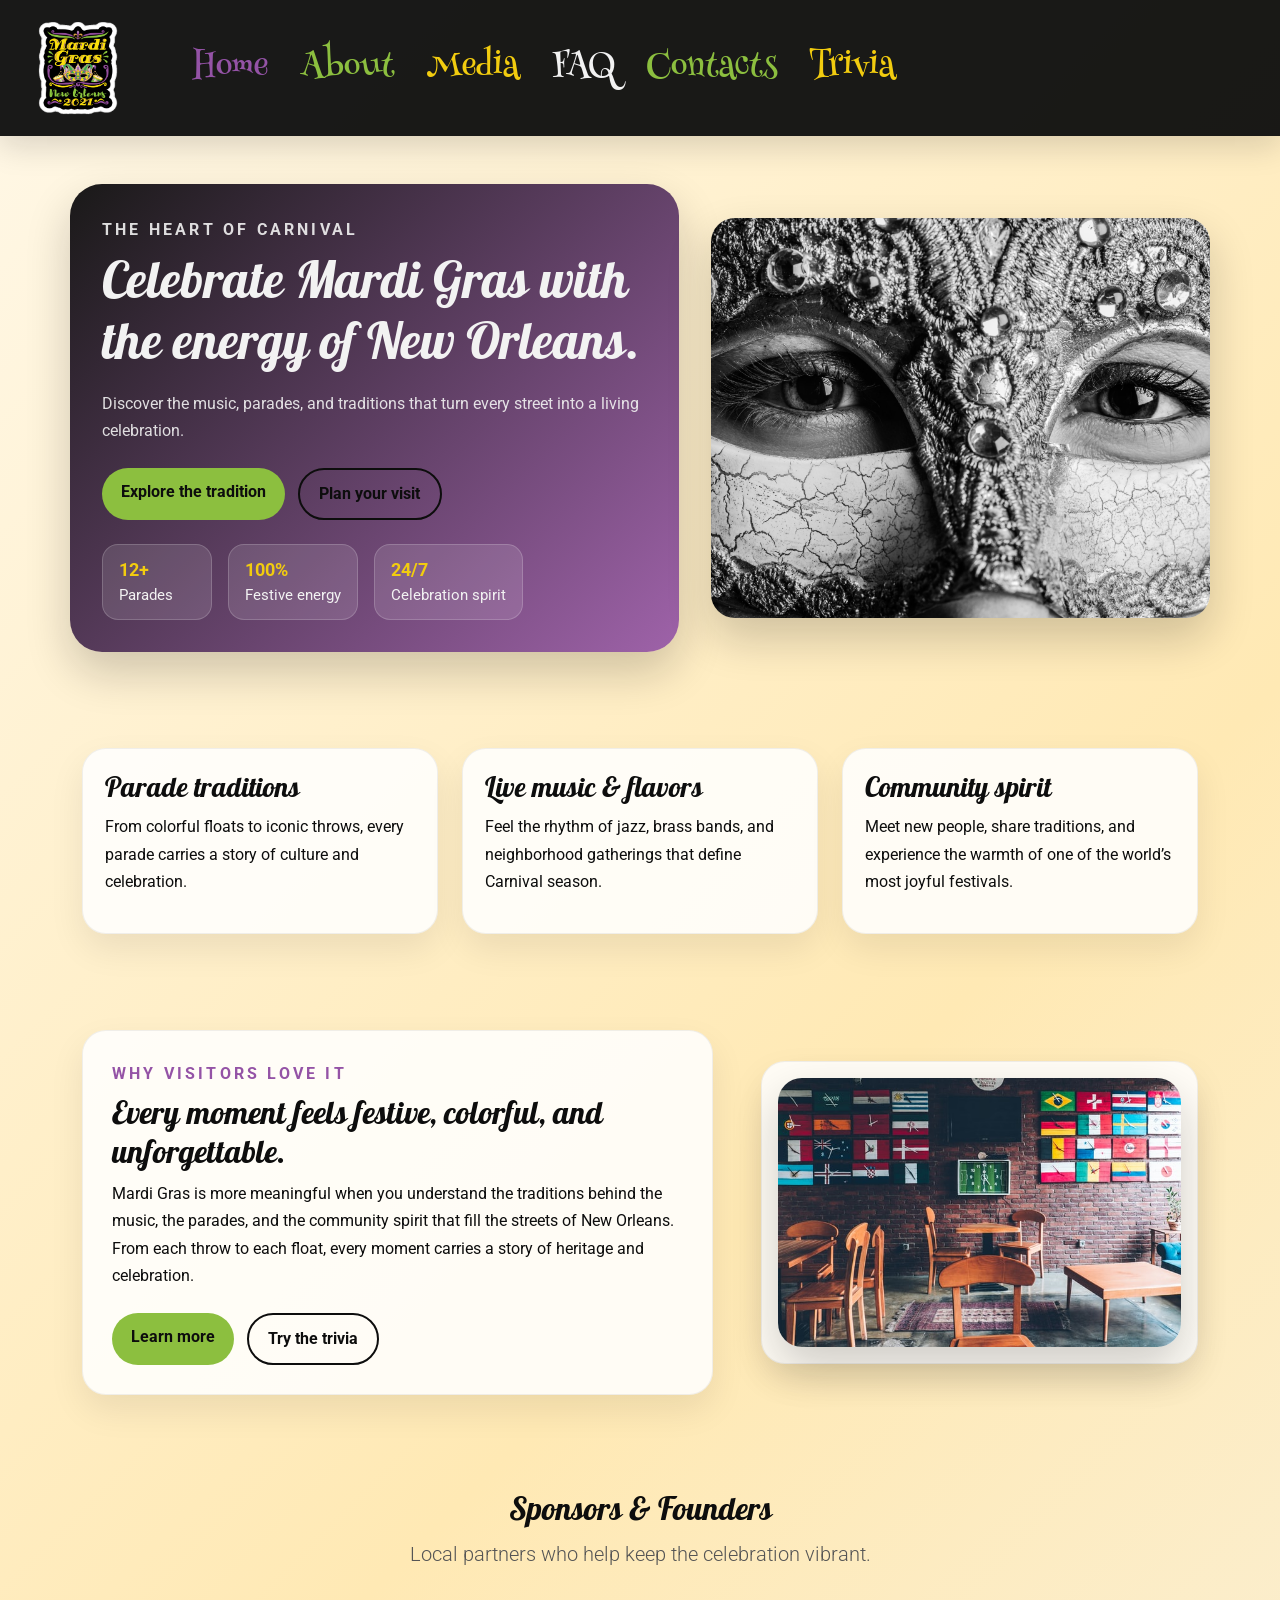
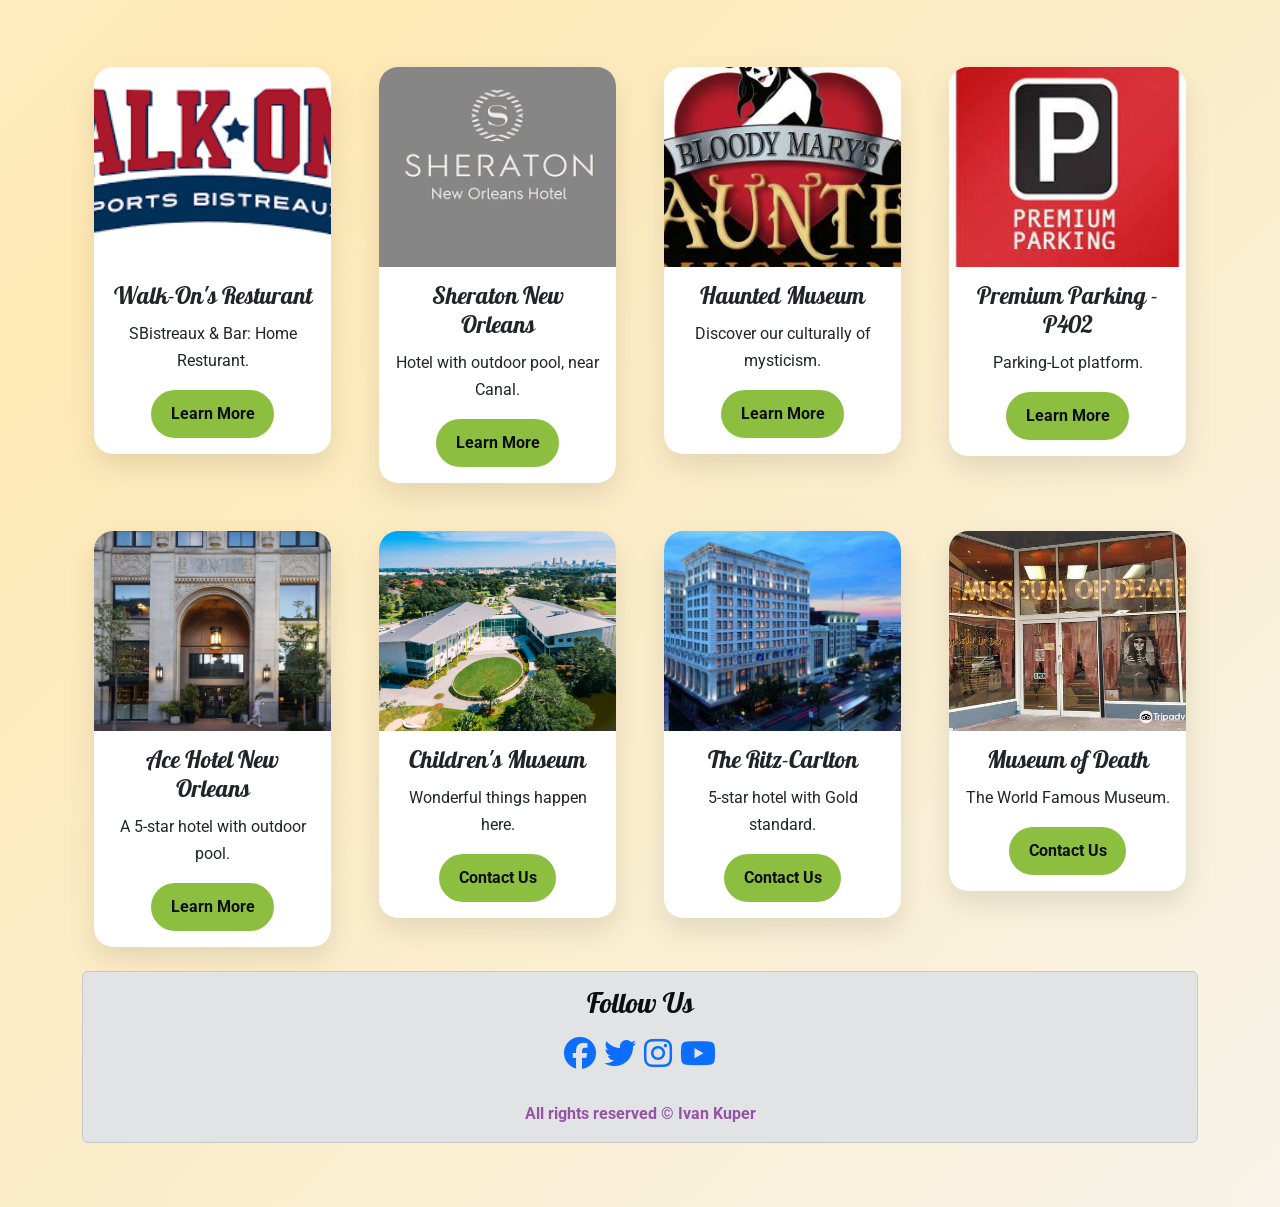
<file: index.html>
<!doctype html>
<html lang="en">
  <head>
    <meta charset="UTF-8" />
    <meta http-equiv="X-UA-Compatible" content="IE=edge" />
    <meta name="viewport" content="width=device-width, initial-scale=1.0" />
    <meta
      http-equiv="refresh"
      content="0; url=./Mardi%20Grass%20Ivan%20Kupershtein/home.html"
    />
    <link
      rel="canonical"
      href="./Mardi%20Grass%20Ivan%20Kupershtein/home.html"
    />
    <title>Mardi Gras New Orleans</title>
  </head>
  <body>
    <p>Redirecting to the Mardi Gras site...</p>
    <script>
      window.location.replace("./Mardi%20Grass%20Ivan%20Kupershtein/home.html");
    </script>
  </body>
</html>
</file>
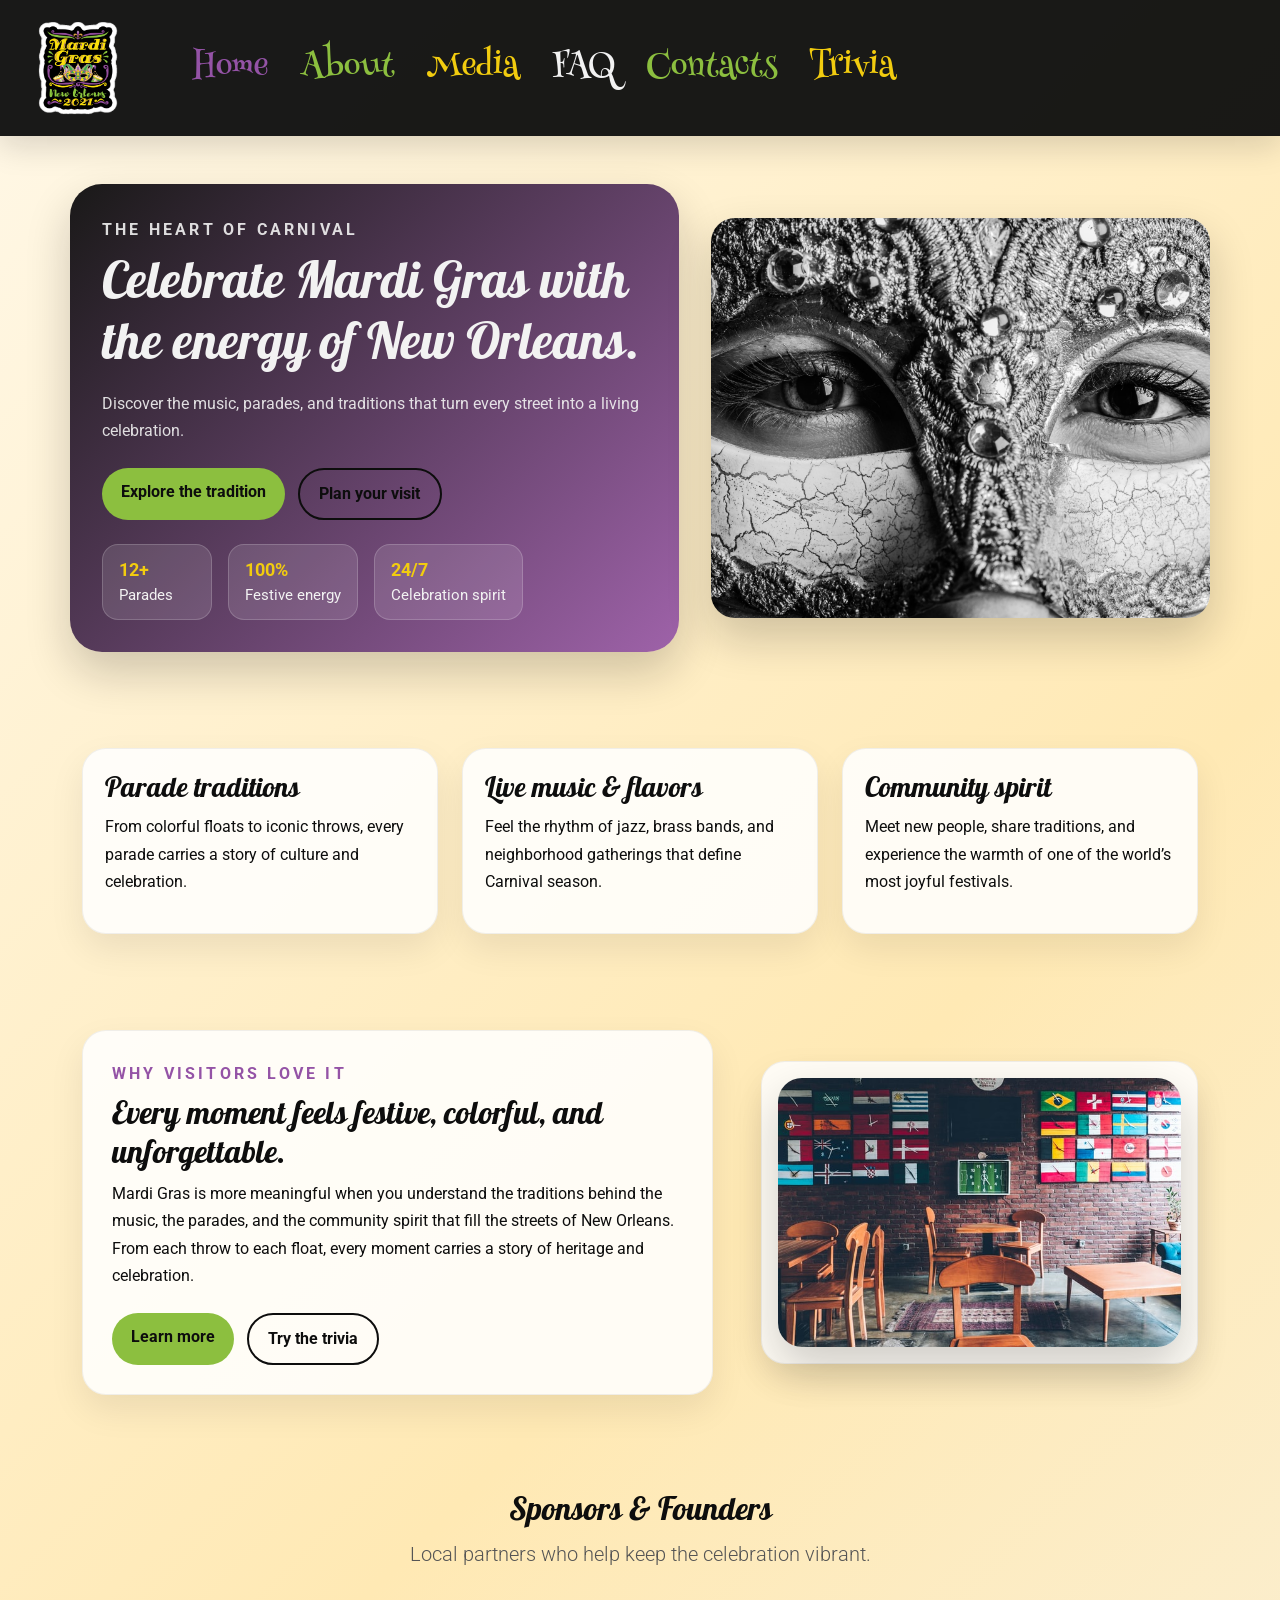
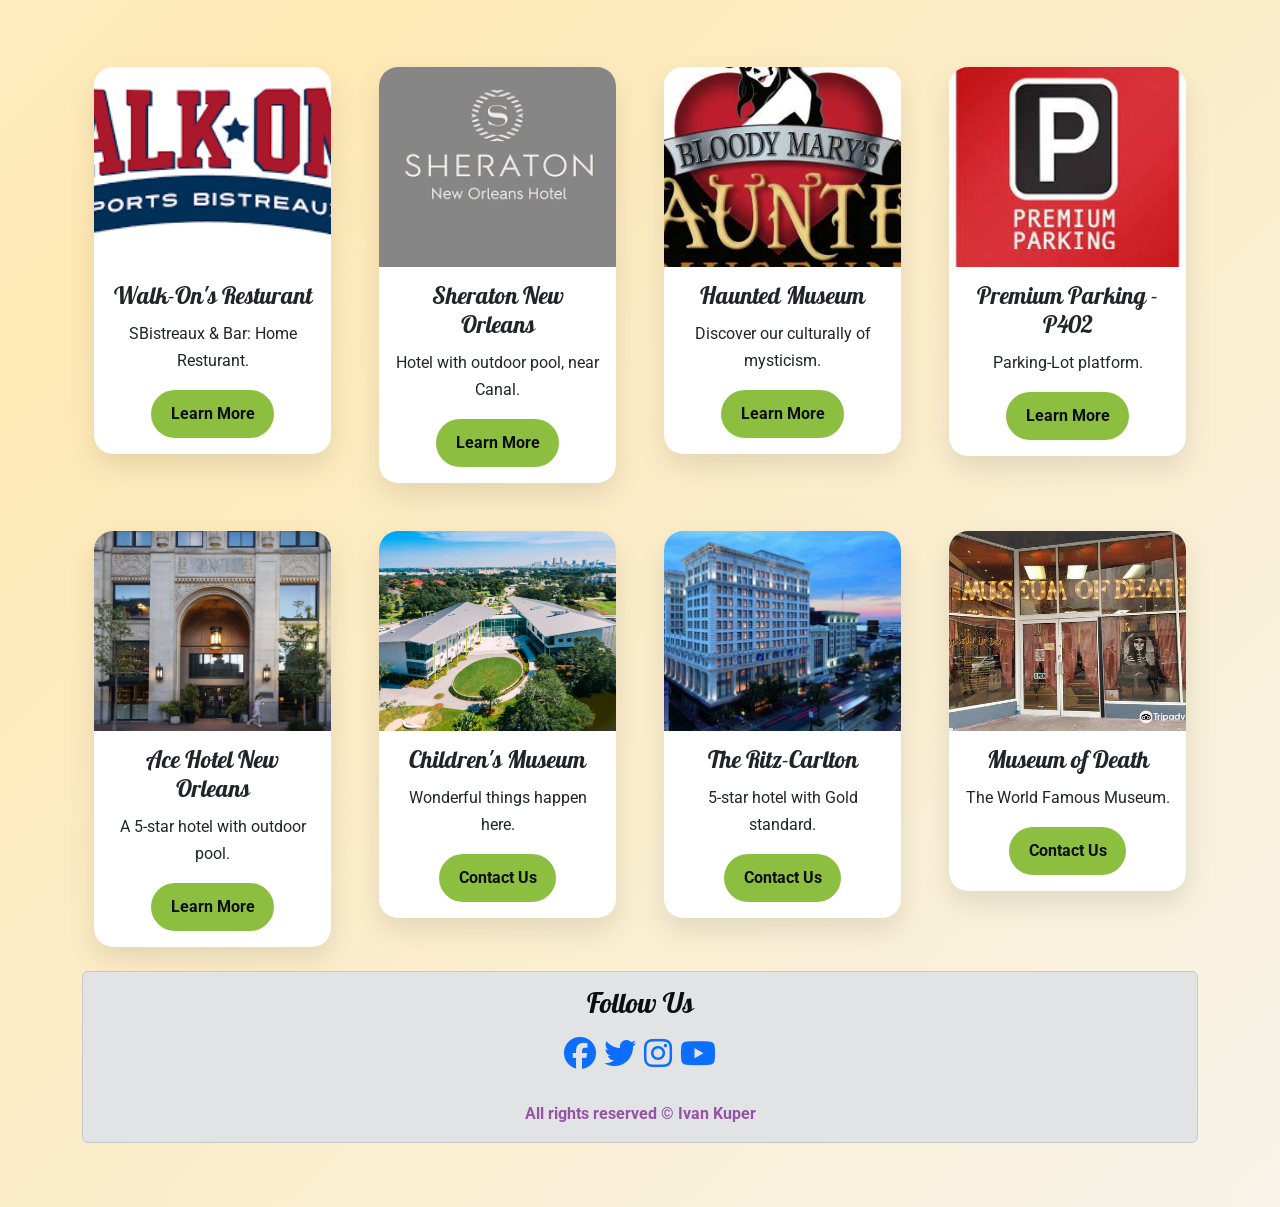
<file: Mardi Grass Ivan Kupershtein/home.html>
<!DOCTYPE html>
<html lang="en">

<head>
    <meta charset="UTF-8">
    <meta http-equiv="X-UA-Compatible" content="IE=edge">
    <meta name="viewport" content="width=device-width, initial-scale=1.0">
    <meta name="description" content="Celebrate Mardi Gras in New Orleans with parades, traditions, music, and local culture.">
    <link rel="stylesheet" href="https://cdnjs.cloudflare.com/ajax/libs/font-awesome/6.1.1/css/all.min.css"
        integrity="sha512-KfkfwYDsLkIlwQp6LFnl8zNdLGxu9YAA1QvwINks4PhcElQSvqcyVLLD9aMhXd13uQjoXtEKNosOWaZqXgel0g=="
        crossorigin="anonymous" referrerpolicy="no-referrer" />

    <link rel="preconnect" href="https://fonts.googleapis.com">
    <link rel="preconnect" href="https://fonts.gstatic.com" crossorigin>
    <link href="https://fonts.googleapis.com/css2?family=Henny+Penny&display=swap" rel="stylesheet">
    <title>Home</title>
    <link rel="preconnect" href="https://fonts.googleapis.com">
    <link rel="preconnect" href="https://fonts.gstatic.com" crossorigin>
    <link href="https://fonts.googleapis.com/css2?family=Roboto:wght@100&display=swap" rel="stylesheet">
    <link href="https://cdn.jsdelivr.net/npm/bootstrap@5.1.3/dist/css/bootstrap.min.css" rel="stylesheet"
        integrity="sha384-1BmE4kWBq78iYhFldvKuhfTAU6auU8tT94WrHftjDbrCEXSU1oBoqyl2QvZ6jIW3" crossorigin="anonymous">
    <script src="https://cdn.jsdelivr.net/npm/bootstrap@5.1.3/dist/js/bootstrap.bundle.min.js"
        integrity="sha384-ka7Sk0Gln4gmtz2MlQnikT1wXgYsOg+OMhuP+IlRH9sENBO0LRn5q+8nbTov4+1p" crossorigin="anonymous">
    </script>
    <link rel="stylesheet" href="style.css">
</head>

<body>
    <!-- nav bar -->
    <nav id="navcolor" class="navbar navbar-expand-lg navbar-dark bg-dark sticky-top">
        <div class="container-fluid title-1">
            <a class="navbar-brand myLogo" href="home.html">
                <img src="./img/general-cjQAi-2021.02.08.08.09.59-logo2021.png" alt="" width="100" height="100"
                    class="d-inline-block align-text-top"> </a>
            <button class="navbar-toggler" type="button" data-bs-toggle="collapse" data-bs-target="#navbarNav"
                aria-controls="navbarNav" aria-expanded="false" aria-label="Toggle navigation">
                <span class="navbar-toggler-icon"></span>
            </button>
            <div class="collapse navbar-collapse" id="navbarNav">
                <ul class="navbar-nav ms-4">
                    <li class="nav-item  ms-3 ">
                        <a class="nav-link purple fs-2" aria-current="page" href="home.html">Home</a>
                    </li>
                    <li class="nav-item  ms-3 ">
                        <a class="nav-link green fs-2" href="./about.html">About</a>
                    </li>
                    <li class="nav-item  ms-3 ">
                        <a class="nav-link yellow fs-2" href="./media.html">Media</a>
                    </li>
                    <li class="nav-item  ms-3 ">
                        <a class="nav-link white fs-2" href="./faq.html">FAQ</a>
                    </li>
                    <li class="nav-item ms-3">
                        <a class="nav-link green  fs-2" href="./contact.html">Contacts</a>
                    </li>
                    <li class="nav-item ms-3">
                        <a class="nav-link yellow  fs-2" href="./mardiTrivia.html">Trivia</a>
                    </li>
                </ul>
            </div>
        </div>
    </nav>
    <!-- end nav bar -->


    <section class="hero-section container py-4 py-lg-5">
        <div class="hero-copy">
            <p class="eyebrow">The heart of Carnival</p>
            <h1>Celebrate Mardi Gras with the energy of New Orleans.</h1>
            <p>Discover the music, parades, and traditions that turn every street into a living celebration.</p>
            <div class="hero-actions">
                <a href="about.html" class="btn btn-primary">Explore the tradition</a>
                <a href="contact.html" class="btn btn-outline-light">Plan your visit</a>
            </div>
            <div class="hero-stats">
                <div>
                    <strong>12+</strong>
                    <span>Parades</span>
                </div>
                <div>
                    <strong>100%</strong>
                    <span>Festive energy</span>
                </div>
                <div>
                    <strong>24/7</strong>
                    <span>Celebration spirit</span>
                </div>
            </div>
        </div>
        <div class="hero-visual">
            <img src="./img/11.jpg" alt="Colorful Mardi Gras celebration">
        </div>
    </section>

    <section class="container py-4 py-lg-5">
        <div class="row g-4">
            <div class="col-lg-4">
                <div class="feature-card">
                    <h3>Parade traditions</h3>
                    <p>From colorful floats to iconic throws, every parade carries a story of culture and celebration.</p>
                </div>
            </div>
            <div class="col-lg-4">
                <div class="feature-card">
                    <h3>Live music & flavors</h3>
                    <p>Feel the rhythm of jazz, brass bands, and neighborhood gatherings that define Carnival season.</p>
                </div>
            </div>
            <div class="col-lg-4">
                <div class="feature-card">
                    <h3>Community spirit</h3>
                    <p>Meet new people, share traditions, and experience the warmth of one of the world’s most joyful festivals.</p>
                </div>
            </div>
        </div>
    </section>

    <section class="container py-4 py-lg-5">
        <div class="row align-items-center g-5">
            <div class="col-lg-7">
                <div class="section-intro">
                    <p class="eyebrow">Why visitors love it</p>
                    <h2>Every moment feels festive, colorful, and unforgettable.</h2>
                    <p>
                        Mardi Gras is more meaningful when you understand the traditions behind the music, the parades,
                        and the community spirit that fill the streets of New Orleans. From each throw to each float,
                        every moment carries a story of heritage and celebration.
                    </p>
                    <div class="hero-actions mt-4">
                        <a href="about.html" class="btn btn-primary">Learn more</a>
                        <a href="mardiTrivia.html" class="btn btn-outline-dark">Try the trivia</a>
                    </div>
                </div>
            </div>
            <div class="col-lg-5">
                <div class="image-card">
                    <img src="./img/flags.jpg" alt="Global celebration imagery">
                </div>
            </div>
        </div>
    </section>

    <section class="sponsors-section container py-4 py-lg-5">
        <div class="sponsers text-center">
            <h2>Sponsors &amp; Founders</h2>
            <p class="lead">Local partners who help keep the celebration vibrant.</p>
        </div>
    <div class="container">
        <div class="row mt-5 g-5 text-center justify-content-center">
            <div class="col-lg-3 col-md-6 col-sm-10">
                <div class="card">
                    <img src=" ./sponsors/1.png" height="200px" class="card-img-top" alt="Sponser Image">
                    <div class="card-body">
                        <h4 class="card-title">Walk-On's Resturant</h4>
                        <p class="card-text">SBistreaux & Bar: Home Resturant.</p>
                        <a href="https://walk-ons.com/" target="_blank" class="btn btn-primary black">Learn More</a>
                    </div>
                </div>
            </div>
            <div class="col-lg-3 col-md-6 col-sm-10">
                <div class="card">
                    <img src="./sponsors/2.png" height="200px" class="card-img-top" alt="Sponser Image">
                    <div class="card-body">
                        <h4 class="card-title">Sheraton New Orleans</h4>
                        <p class="card-text">Hotel with outdoor pool, near Canal.</p>
                        <a href="https://www.marriott.com/en-us/hotels/msyis-sheraton-new-orleans-hotel/overview/"
                            target="_blank" class="btn btn-primary black">Learn More</a>
                    </div>
                </div>
            </div>
            <div class="col-lg-3 col-md-6 col-sm-10">
                <div class="card">
                    <img src="./sponsors/3.jpg" height="200px" class="card-img-top" alt="Sponser Image">
                    <div class="card-body">
                        <h4 class="card-title">Haunted Museum</h4>
                        <p class="card-text">Discover our culturally of mysticism.</p>
                        <a href="https://www.neworleans.com/weddings/listing/bloody-mary-new-orleans-haunted-museum-%26-voodoo-shop/11608/"
                            target="_blank" class="btn btn-primary black">Learn More</a>
                    </div>
                </div>
            </div>
            <div class="col-lg-3 col-md-6 col-sm-10">
                <div class="card">
                    <img src="./sponsors/6.jpg" height="200px" class="card-img-top" alt="Sponser Image">
                    <div class="card-body">
                        <h4 class="card-title">Premium Parking - P402</h4>
                        <p class="card-text">Parking-Lot platform.</p>
                        <a href="https://www.premiumparking.com/P402" target="_blank"
                            class="btn btn-primary black">Learn More</a>
                    </div>
                </div>
            </div>
            <div class="col-lg-3 col-md-6 col-sm-10">
                <div class="card">
                    <img src="./sponsors/ace.jpg" height="200px" class="card-img-top" alt="Sponser Image">
                    <div class="card-body">
                        <h4 class="card-title">Ace Hotel New Orleans</h4>
                        <p class="card-text">A 5-star hotel with outdoor pool.</p>
                        <a href="https://acehotel.com/new-orleans/" target="_blank"
                            class="btn btn-primary black">Learn More</a>
                    </div>
                </div>
            </div>
            <div class="col-lg-3 col-md-6 col-sm-10">
                <div class="card">
                    <img src="./sponsors/7.jpg" height="200px" class="card-img-top" alt="Sponser Image">
                    <div class="card-body">
                        <h4 class="card-title">Children's Museum</h4>
                        <p class="card-text">Wonderful things happen here.</p>
                        <a href="http://www.lcm.org/" target="_blank" class="btn btn-primary black">Contact Us</a>
                    </div>
                </div>
            </div>
            <div class="col-lg-3 col-md-6 col-sm-10">
                <div class="card">
                    <img src="./sponsors/5.jpg" height="200px" class="card-img-top" alt="Sponser Image">
                    <div class="card-body">
                        <h4 class="card-title">The Ritz-Carlton</h4>
                        <p class="card-text">5-star hotel with Gold standard.</p>
                        <a href="https://www.ritzcarlton.com/en/hotels/new-orleans/?scid=bb1a189a-fec3-4d19-a255-54ba596febe2&y_source=1_NTc3MjYwLTcxNS1sb2NhdGlvbi53ZWJzaXRl"
                            target="_blank" class="btn btn-primary black">Contact Us</a>
                    </div>
                </div>
            </div>
            <div class="col-lg-3 col-md-6 col-sm-10">
                <div class="card">
                    <img src="./sponsors/8.png" height="200px" class="card-img-top" alt="Sponser Image">
                    <div class="card-body">
                        <h4 class="card-title">Museum of Death</h4>
                        <p class="card-text">The World Famous Museum.</p>
                        <a href="http://www.museumofdeath.net/" target="_blank" class="btn btn-primary black">Contact
                            Us</a>
                    </div>
                </div>
            </div>
        </div>
    </div>
    <!-- end sponsers -->
    <!-- footer -->
    <footer id="footer" class="text text-center">
        <div class="alert alert-secondary mt-4 purple" role="alert">
            <div class="col">
                <h3>Follow Us</h3>
                <span class="social fs-2">
                    <a href="https://www.facebook.com/MardiGrasNewOrleans" target="_blank"><i
                            class="fa-brands fa-facebook"></i></a>
                    <a href="https://twitter.com/MardiGrasNOLA" target="_blank"><i class="fa-brands fa-twitter"></i></a>
                    <a href="https://www.instagram.com/mardigrasneworleans/" target="_blank"><i
                            class="fa-brands fa-instagram"></i></a>
                    <a href="https://www.youtube.com/channel/UCOrq1qF6dVDn9Do-wvbKh0Q" target="_blank"><i
                            class="fa-brands fa-youtube"></i></a>
                </span>
            </div>
            <b>
                <br>
                All rights reserved © Ivan Kuper</b>
    </footer>
    <!-- end footer -->
</body>

</html>
</file>
<file: Mardi Grass Ivan Kupershtein/style.css>
/* Colors :
Purple - #9453A6
Green - #8CBF3F
Yellow - #F2CC0F
White - #F2F2F2
Black - #0D0D0D 
*/

@import url("https://fonts.googleapis.com/css2?family=Henny+Penny&family=Pattaya&family=Roboto:wght@300;wght@400;wght@700&display=swap");

:root {
  --purple: #9453a6;
  --green: #8cbf3f;
  --yellow: #f2cc0f;
  --white: #f2f2f2;
  --black: #0d0d0d;
  --cream: #fff8e8;
}

body {
  margin: 0;
  font-family: "Roboto", sans-serif;
  color: var(--black);
  background: linear-gradient(135deg, #fff8e8 0%, #ffe9b4 48%, #f7f3e8 100%);
}

img {
  max-width: 100%;
}

p {
  font-family: "Roboto", sans-serif;
  line-height: 1.7;
}

h1,
h2,
h3,
h4,
h6 {
  font-family: "Pattaya", sans-serif;
  color: var(--black);
}

h5 {
  font-family: "Henny Penny", cursive;
  font-size: 50px;
}

#mediagallery img {
  height: 300px;
  width: 300px;
  margin: 10px;
}

.navbar {
  font-family: "Henny Penny";
  padding: 0.8rem 1rem;
  background: rgba(13, 13, 13, 0.95) !important;
  box-shadow: 0 10px 30px rgba(13, 13, 13, 0.15);
}

.navbar-brand img {
  border-radius: 0.8rem;
}

.nav-link {
  transition:
    transform 0.2s ease,
    color 0.2s ease;
}

.nav-link:hover {
  transform: translateY(-2px);
}

.purple {
  color: var(--purple) !important;
}

.green {
  color: var(--green) !important;
}

.yellow {
  color: var(--yellow) !important;
}

.white {
  color: var(--white) !important;
}

.black {
  color: var(--black) !important;
}

.btn {
  border: none;
  border-radius: 999px;
  padding: 0.75rem 1.2rem;
  background: var(--green);
  color: var(--black);
  font-weight: 700;
  transition:
    transform 0.2s ease,
    box-shadow 0.2s ease;
}

.btn:hover {
  transform: translateY(-2px);
  box-shadow: 0 10px 20px rgba(13, 13, 13, 0.15);
}

.btn-outline-light,
.btn-outline-dark {
  border: 2px solid var(--black);
  background: transparent;
  color: var(--black);
}

.btn-outline-light:hover,
.btn-outline-dark:hover {
  background: var(--black);
  color: var(--white);
}

.myLogo:hover {
  animation: logo 2s ease-out;
}

@keyframes logo {
  0% {
    transform: scale(1);
  }

  100% {
    transform: scale(1.4);
  }
}

.hero-section {
  display: grid;
  grid-template-columns: 1.1fr 0.9fr;
  gap: 2rem;
  align-items: center;
  padding: 2rem 0 3rem;
}

.hero-copy {
  padding: 2rem;
  border-radius: 2rem;
  background: linear-gradient(
    135deg,
    rgba(13, 13, 13, 0.95),
    rgba(148, 83, 166, 0.9)
  );
  color: var(--white);
  box-shadow: 0 20px 45px rgba(13, 13, 13, 0.2);
}

.hero-copy h1 {
  font-size: clamp(2.2rem, 4vw, 3.4rem);
  color: var(--white);
  margin-bottom: 1rem;
}

.hero-copy p {
  color: rgba(242, 242, 242, 0.9);
}

.hero-actions {
  display: flex;
  flex-wrap: wrap;
  gap: 0.8rem;
  margin-top: 1.5rem;
}

.hero-stats {
  display: flex;
  flex-wrap: wrap;
  gap: 1rem;
  margin-top: 1.5rem;
}

.hero-stats div {
  background: rgba(255, 255, 255, 0.12);
  border: 1px solid rgba(255, 255, 255, 0.18);
  border-radius: 1rem;
  padding: 0.75rem 1rem;
  min-width: 110px;
}

.hero-stats strong {
  display: block;
  font-size: 1.1rem;
  color: var(--yellow);
}

.hero-stats span {
  font-size: 0.95rem;
  color: var(--white);
}

.hero-visual img,
.image-card img {
  width: 100%;
  border-radius: 1.5rem;
  box-shadow: 0 20px 45px rgba(13, 13, 13, 0.2);
  object-fit: cover;
}

.hero-visual img {
  min-height: 400px;
}

.section-intro,
.feature-card,
.image-card {
  background: rgba(255, 255, 255, 0.86);
  border: 1px solid rgba(13, 13, 13, 0.06);
  border-radius: 1.5rem;
  box-shadow: 0 15px 35px rgba(13, 13, 13, 0.08);
}

.section-intro {
  padding: 1.8rem;
}

.feature-card {
  padding: 1.4rem;
  height: 100%;
}

.image-card {
  padding: 1rem;
}

.eyebrow {
  letter-spacing: 0.2em;
  text-transform: uppercase;
  font-weight: 700;
  color: var(--purple);
  margin-bottom: 0.5rem;
}

.highlights {
  background: #fff;
  border-radius: 1rem;
  padding: 1.25rem 1.5rem;
  box-shadow: 0 10px 25px rgba(13, 13, 13, 0.07);
}

.highlights ul {
  padding-left: 1.2rem;
  margin-bottom: 0;
}

.sponsors-section {
  padding-bottom: 3rem;
}

.sponsers .lead {
  color: #555;
  margin-top: 0.5rem;
}

.card {
  border: none;
  border-radius: 1.2rem;
  overflow: hidden;
  box-shadow: 0 12px 28px rgba(13, 13, 13, 0.1);
  transition: transform 0.2s ease;
}

.card:hover {
  animation: card 0.4s ease-out;
  transform: translateY(-4px);
}

@keyframes card {
  0% {
    transform: scale(1);
  }

  100% {
    transform: scale(1.03);
  }
}

.card-img-top {
  object-fit: cover;
}

@media (max-width: 991px) {
  .hero-section {
    grid-template-columns: 1fr;
  }
}

@media (max-width: 576px) {
  img#homeimg {
    display: none;
  }

  .hero-copy,
  .section-intro,
  .feature-card {
    padding: 1.2rem;
  }
}
</file>
